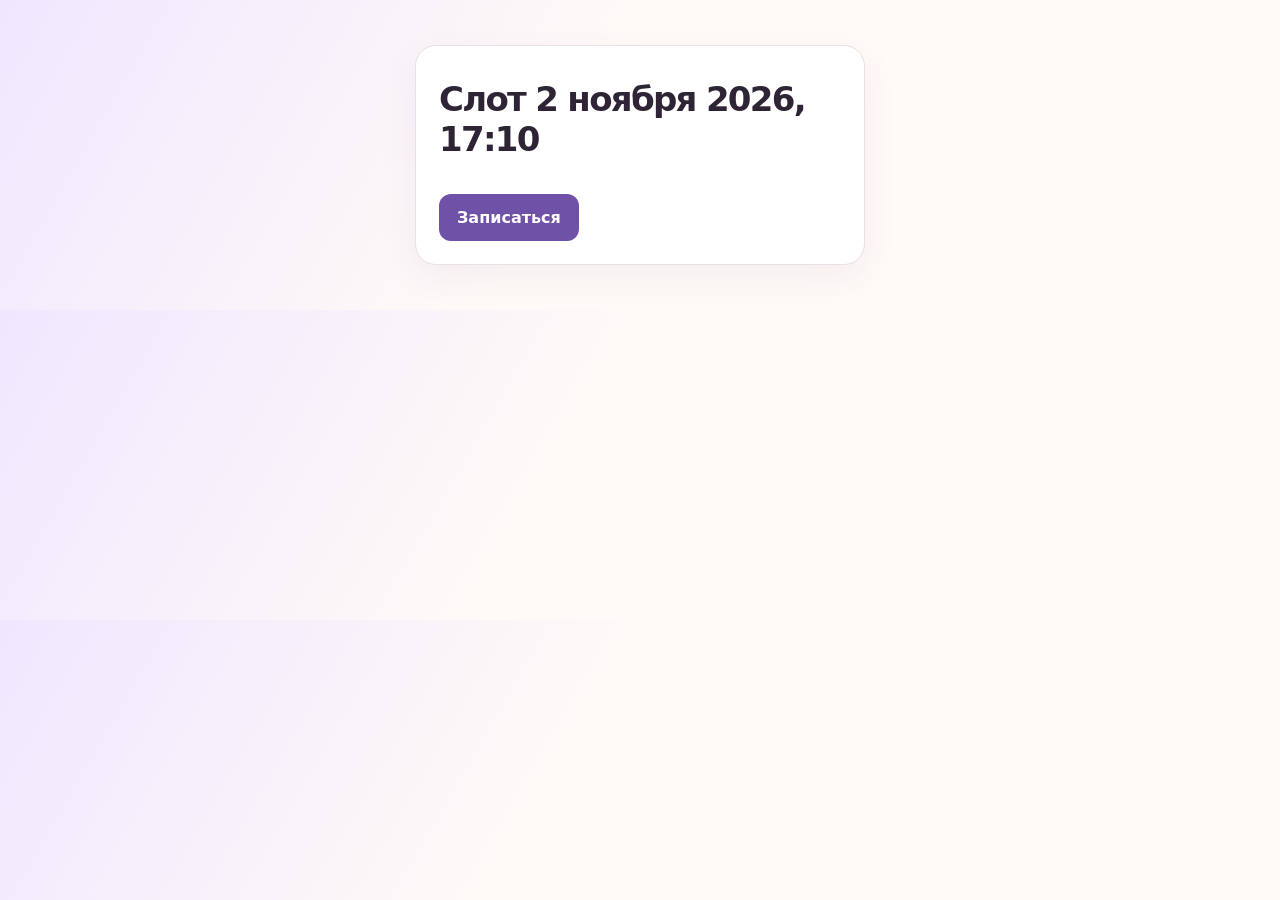
<file: web/booking.html>
<!doctype html><html lang="ru"><meta charset="utf-8"><link rel="stylesheet" href="style.css"><body><main class="panel"><h1>Слот 2 ноября 2026, 17:10</h1><button id="b">Записаться</button><div id="x" class="error"></div></main><script>b.onclick=async()=>{let r=await fetch('/api/appointments',{method:'POST',headers:{'Content-Type':'application/json',Authorization:'Bearer '+localStorage.token},body:JSON.stringify({date:'2 ноября 2026',time:'17:10'})});let d=await r.json();x.style.display='block';x.textContent=d.message||d.error}</script></body></html>
</file>
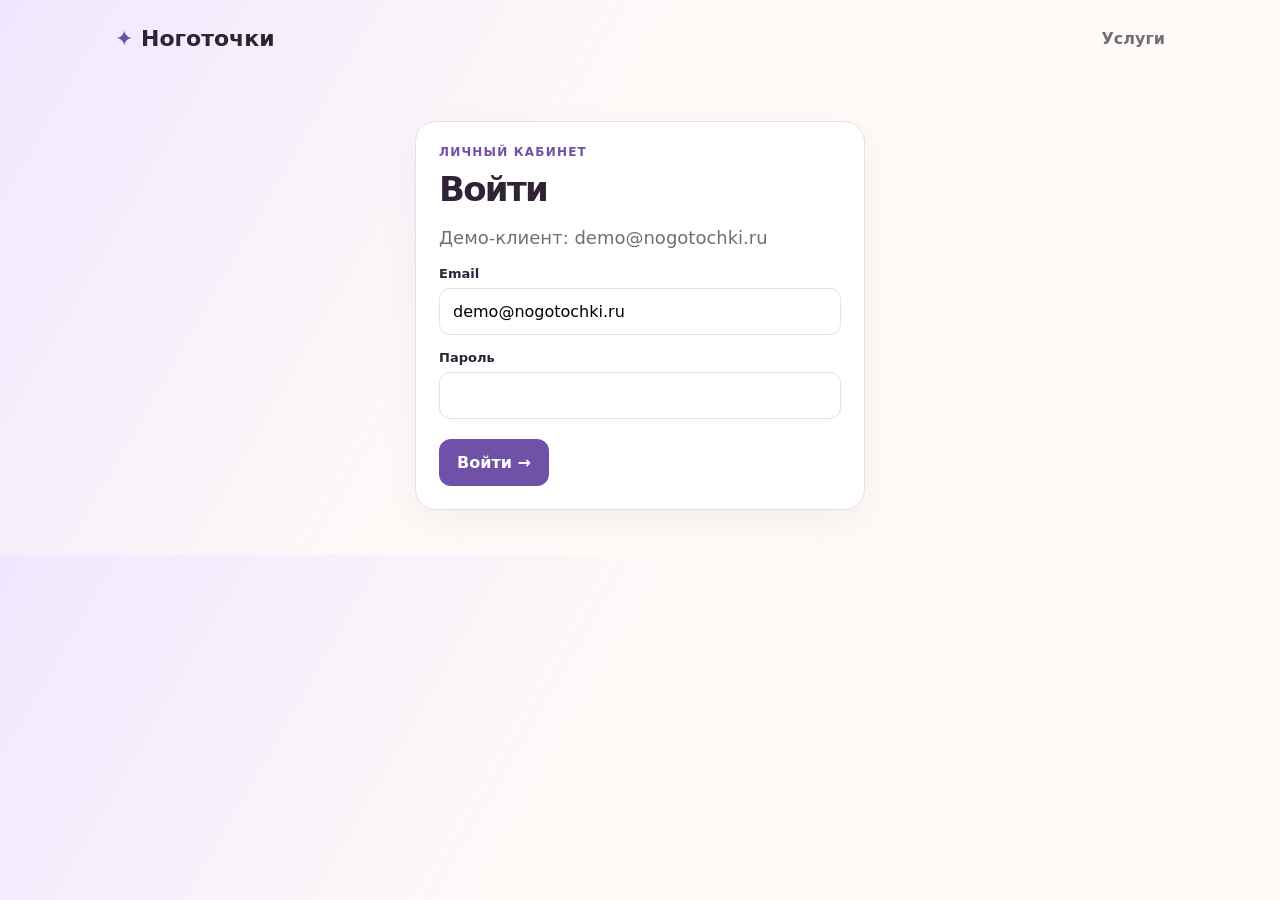
<file: web/login.html>
<!doctype html><html lang="ru"><meta charset="utf-8"><title>Вход — Ноготочки</title><link rel="stylesheet" href="style.css"><body><header class="top"><div class="brand"><b>✦</b> Ноготочки</div><nav><a href="services.html">Услуги</a></nav></header><main class="panel"><div class="eyebrow">Личный кабинет</div><h1>Войти</h1><p class="lead">Демо-клиент: demo@nogotochki.ru</p><form id="form"><label class="field">Email</label><input id="email" type="email" value="demo@nogotochki.ru" required><label class="field">Пароль</label><input id="password" type="password" required><div id="error" class="error" role="alert"></div><button>Войти →</button></form></main><script>form.onsubmit=async e=>{e.preventDefault();error.style.display='none';let r=await fetch('/api/auth/login',{method:'POST',headers:{'Content-Type':'application/json'},body:JSON.stringify({email:email.value,password:password.value})});let data=await r.json();if(!r.ok){error.textContent=data.error;error.style.display='block';return}localStorage.token=data.token;localStorage.name=data.name;location.href='cabinet.html'}</script></body></html>
</file>
<file: web/style.css>
:root{--violet:#7051a8;--ink:#2e2435;--mute:#766b79;--bg:#fffaf7;--line:#e9dfe7}*{box-sizing:border-box}body{margin:0;background:linear-gradient(120deg,#f0e7ff,var(--bg) 45%);color:var(--ink);font-family:Inter,system-ui,sans-serif}.top{height:76px;padding:0 max(28px,calc((100% - 1050px)/2));display:flex;align-items:center;justify-content:space-between}.brand{font-size:22px;font-weight:800}.brand b{color:var(--violet)}nav a{margin-left:22px;color:var(--mute);text-decoration:none;font-weight:650}.wrap{max-width:1050px;margin:38px auto;padding:0 28px}.eyebrow{color:var(--violet);text-transform:uppercase;letter-spacing:.1em;font-size:12px;font-weight:800}h1{font-size:48px;letter-spacing:-.05em;margin:10px 0 15px}.lead{color:var(--mute);font-size:18px}.cards{display:grid;grid-template-columns:repeat(3,1fr);gap:16px;margin-top:35px}.card,.panel{background:#fff;border:1px solid var(--line);border-radius:21px;padding:23px;box-shadow:0 12px 35px #553b7910}.card h2{font-size:20px;margin:0}.card p{color:var(--mute);min-height:48px}.price{font-size:21px;font-weight:800}.meta{color:var(--mute);font-size:13px}.panel{max-width:450px;margin:45px auto}.panel h1{font-size:34px}.field{display:block;margin:15px 0 7px;font-size:13px;font-weight:750}input{width:100%;border:1px solid var(--line);border-radius:11px;padding:13px;font:inherit}button{border:0;background:var(--violet);color:white;border-radius:12px;padding:14px 18px;font:inherit;font-weight:750;margin-top:20px;cursor:pointer}.error{display:none;background:#fff0f2;color:#ab2d4d;border:1px solid #f0cbd3;padding:12px;border-radius:10px;margin-top:16px}.empty{color:var(--mute);border:1px dashed #cabbd2;padding:25px;border-radius:15px}.booking{display:flex;justify-content:space-between;gap:20px;align-items:center;border-bottom:1px solid var(--line);padding:18px 0}.booking:last-child{border:0}@media(max-width:700px){.cards{grid-template-columns:1fr}h1{font-size:38px}}
</file>
